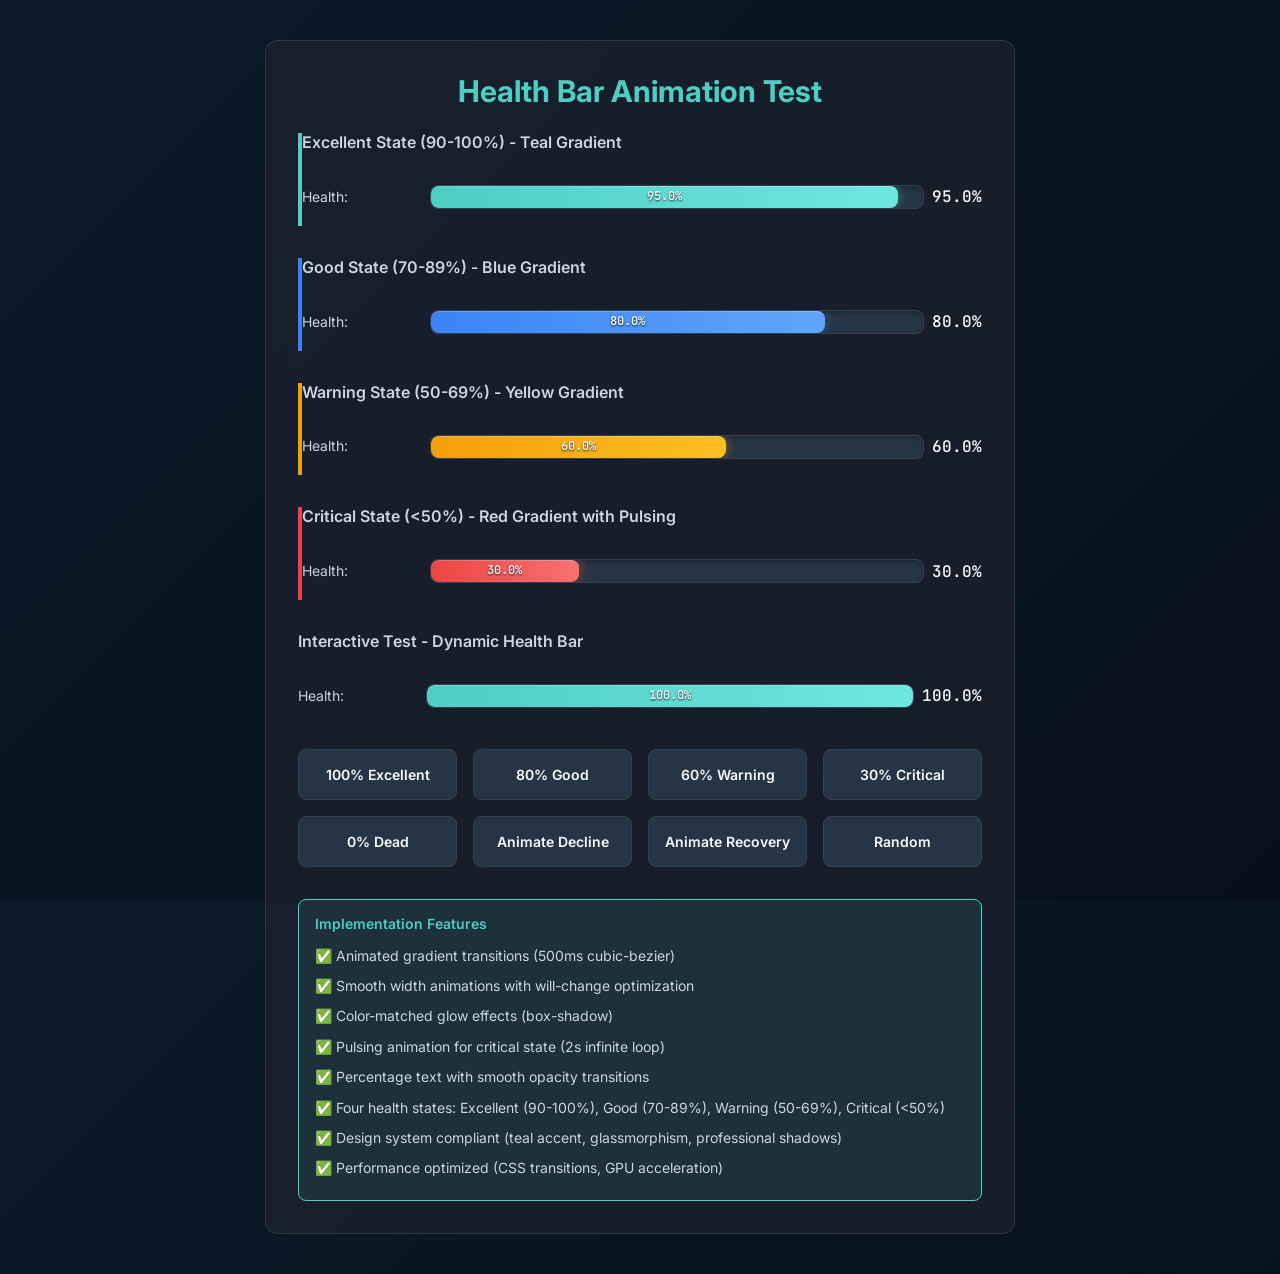
<file: client/test-health-bar.html>
<!DOCTYPE html>
<html lang="en">
<head>
    <meta charset="UTF-8">
    <meta name="viewport" content="width=device-width, initial-scale=1.0">
    <title>Health Bar Test - Sprint 2 Task 2.2</title>
    <link rel="preconnect" href="https://fonts.googleapis.com">
    <link rel="preconnect" href="https://fonts.gstatic.com" crossorigin>
    <link href="https://fonts.googleapis.com/css2?family=Inter:wght@400;500;600;700;800&family=JetBrains+Mono:wght@400;500;600&display=swap" rel="stylesheet">
    <link rel="stylesheet" href="styles.css">
    <style>
        body {
            padding: 40px;
            min-height: 100vh;
        }
        .test-container {
            max-width: 800px;
            margin: 0 auto;
            background: var(--glass-bg);
            backdrop-filter: blur(var(--glass-backdrop-blur));
            border: 1px solid var(--glass-border);
            border-radius: var(--radius-lg);
            padding: var(--spacing-xl);
        }
        h1 {
            color: var(--accent-primary);
            margin-bottom: var(--spacing-lg);
            text-align: center;
        }
        .test-section {
            margin-bottom: var(--spacing-xl);
        }
        .test-section h2 {
            color: var(--text-secondary);
            font-size: 1rem;
            margin-bottom: var(--spacing-md);
        }
        .status-item {
            display: flex;
            align-items: center;
            gap: var(--spacing-sm);
            padding: var(--spacing-md) 0;
        }
        .status-item .label {
            color: var(--text-secondary);
            min-width: 120px;
            font-size: 0.875rem;
        }
        .controls {
            display: grid;
            grid-template-columns: repeat(4, 1fr);
            gap: var(--spacing-md);
            margin-top: var(--spacing-lg);
        }
        .btn-test {
            background: var(--bg-tertiary);
            color: var(--text-primary);
            border: 1px solid var(--border-color);
            border-radius: var(--radius-md);
            padding: var(--spacing-md);
            cursor: pointer;
            transition: all var(--transition-normal);
            font-family: 'Inter', sans-serif;
            font-size: 0.875rem;
            font-weight: 600;
        }
        .btn-test:hover {
            background: var(--bg-elevated);
            border-color: var(--accent-primary);
            transform: translateY(-2px);
        }
        .state-excellent { border-left: 4px solid #4ecdc4; }
        .state-good { border-left: 4px solid #3b82f6; }
        .state-warning { border-left: 4px solid #f59e0b; }
        .state-critical { border-left: 4px solid #ef4444; }
        .info-panel {
            background: rgba(78, 205, 196, 0.1);
            border: 1px solid var(--accent-primary);
            border-radius: var(--radius-md);
            padding: var(--spacing-md);
            margin-top: var(--spacing-lg);
        }
        .info-panel h3 {
            color: var(--accent-primary);
            font-size: 0.875rem;
            margin-bottom: var(--spacing-sm);
        }
        .info-panel ul {
            list-style: none;
            padding: 0;
            margin: 0;
        }
        .info-panel li {
            padding: var(--spacing-xs) 0;
            color: var(--text-secondary);
            font-size: 0.875rem;
        }
    </style>
</head>
<body>
    <div class="test-container">
        <h1>Health Bar Animation Test</h1>

        <div class="test-section state-excellent">
            <h2>Excellent State (90-100%) - Teal Gradient</h2>
            <div class="status-item">
                <span class="label">Health:</span>
                <div class="health-bar-container">
                    <div id="healthBar1" class="health-bar-fill excellent" style="width: 95%;">
                        <span class="health-bar-text">95.0%</span>
                    </div>
                </div>
                <span class="value">95.0%</span>
            </div>
        </div>

        <div class="test-section state-good">
            <h2>Good State (70-89%) - Blue Gradient</h2>
            <div class="status-item">
                <span class="label">Health:</span>
                <div class="health-bar-container">
                    <div id="healthBar2" class="health-bar-fill good" style="width: 80%;">
                        <span class="health-bar-text">80.0%</span>
                    </div>
                </div>
                <span class="value">80.0%</span>
            </div>
        </div>

        <div class="test-section state-warning">
            <h2>Warning State (50-69%) - Yellow Gradient</h2>
            <div class="status-item">
                <span class="label">Health:</span>
                <div class="health-bar-container">
                    <div id="healthBar3" class="health-bar-fill warning" style="width: 60%;">
                        <span class="health-bar-text">60.0%</span>
                    </div>
                </div>
                <span class="value">60.0%</span>
            </div>
        </div>

        <div class="test-section state-critical">
            <h2>Critical State (<50%) - Red Gradient with Pulsing</h2>
            <div class="status-item">
                <span class="label">Health:</span>
                <div class="health-bar-container">
                    <div id="healthBar4" class="health-bar-fill critical" style="width: 30%;">
                        <span class="health-bar-text">30.0%</span>
                    </div>
                </div>
                <span class="value">30.0%</span>
            </div>
        </div>

        <div class="test-section">
            <h2>Interactive Test - Dynamic Health Bar</h2>
            <div class="status-item">
                <span class="label">Health:</span>
                <div class="health-bar-container">
                    <div id="healthBarDynamic" class="health-bar-fill excellent" style="width: 100%;">
                        <span class="health-bar-text" id="healthTextDynamic">100.0%</span>
                    </div>
                </div>
                <span id="healthValueDynamic" class="value">100.0%</span>
            </div>

            <div class="controls">
                <button class="btn-test" onclick="setHealth(100)">100% Excellent</button>
                <button class="btn-test" onclick="setHealth(80)">80% Good</button>
                <button class="btn-test" onclick="setHealth(60)">60% Warning</button>
                <button class="btn-test" onclick="setHealth(30)">30% Critical</button>
                <button class="btn-test" onclick="setHealth(0)">0% Dead</button>
                <button class="btn-test" onclick="animateDecline()">Animate Decline</button>
                <button class="btn-test" onclick="animateRecover()">Animate Recovery</button>
                <button class="btn-test" onclick="randomHealth()">Random</button>
            </div>
        </div>

        <div class="info-panel">
            <h3>Implementation Features</h3>
            <ul>
                <li>✅ Animated gradient transitions (500ms cubic-bezier)</li>
                <li>✅ Smooth width animations with will-change optimization</li>
                <li>✅ Color-matched glow effects (box-shadow)</li>
                <li>✅ Pulsing animation for critical state (2s infinite loop)</li>
                <li>✅ Percentage text with smooth opacity transitions</li>
                <li>✅ Four health states: Excellent (90-100%), Good (70-89%), Warning (50-69%), Critical (<50%)</li>
                <li>✅ Design system compliant (teal accent, glassmorphism, professional shadows)</li>
                <li>✅ Performance optimized (CSS transitions, GPU acceleration)</li>
            </ul>
        </div>
    </div>

    <script>
        function updateHealthBar(percentage) {
            const clampedPercentage = Math.max(0, Math.min(100, percentage));
            const healthBar = document.getElementById('healthBarDynamic');
            const healthText = document.getElementById('healthTextDynamic');
            const healthValue = document.getElementById('healthValueDynamic');

            // Update width with smooth transition
            healthBar.style.width = `${clampedPercentage}%`;

            // Update text elements
            const percentageText = `${clampedPercentage.toFixed(1)}%`;
            healthText.textContent = percentageText;
            healthValue.textContent = percentageText;

            // Remove all health state classes
            healthBar.classList.remove('excellent', 'good', 'warning', 'critical');

            // Add appropriate class based on percentage
            if (clampedPercentage >= 90) {
                healthBar.classList.add('excellent');
            } else if (clampedPercentage >= 70) {
                healthBar.classList.add('good');
            } else if (clampedPercentage >= 50) {
                healthBar.classList.add('warning');
            } else {
                healthBar.classList.add('critical');
            }
        }

        function setHealth(percentage) {
            updateHealthBar(percentage);
        }

        function animateDecline() {
            let health = 100;
            const interval = setInterval(() => {
                health -= 5;
                updateHealthBar(health);
                if (health <= 0) {
                    clearInterval(interval);
                }
            }, 300);
        }

        function animateRecover() {
            let health = 0;
            const interval = setInterval(() => {
                health += 5;
                updateHealthBar(health);
                if (health >= 100) {
                    clearInterval(interval);
                }
            }, 300);
        }

        function randomHealth() {
            const randomValue = Math.floor(Math.random() * 101);
            updateHealthBar(randomValue);
        }

        // Initialize
        updateHealthBar(100);
    </script>
</body>
</html>
</file>
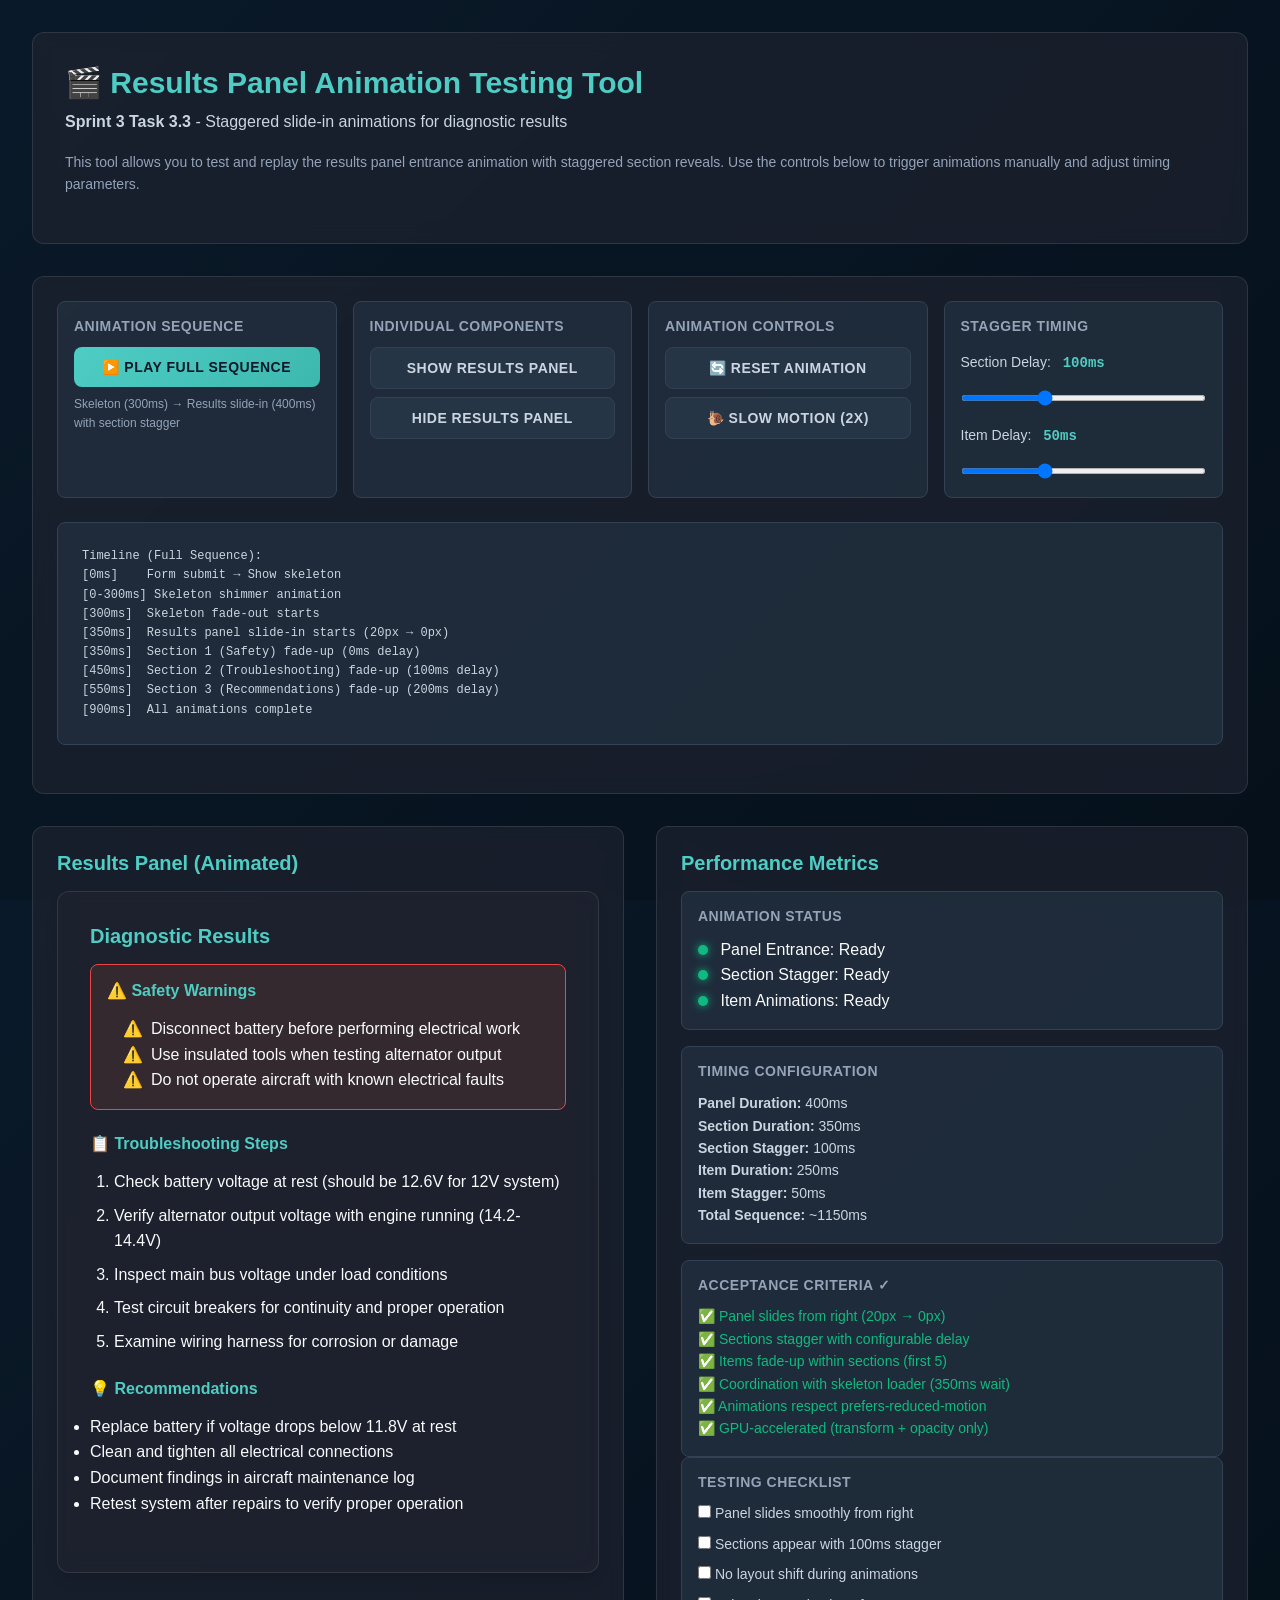
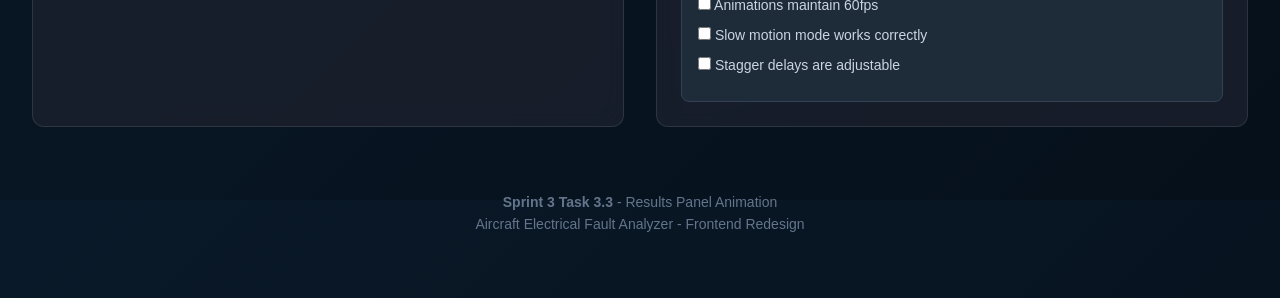
<file: client/test-results-animation.html>
<!DOCTYPE html>
<html lang="en">
<head>
    <meta charset="UTF-8">
    <meta name="viewport" content="width=device-width, initial-scale=1.0">
    <title>Results Panel Animation Testing Tool - Sprint 3 Task 3.3</title>

    <!-- Import main styles -->
    <link rel="stylesheet" href="styles.css">

    <style>
        /* Testing Tool Specific Styles */
        body {
            padding: 2rem;
            background: linear-gradient(135deg, #0a1929 0%, #05101a 100%);
        }

        .test-container {
            max-width: 1400px;
            margin: 0 auto;
        }

        .test-header {
            background: rgba(30, 35, 48, 0.7);
            backdrop-filter: blur(10px);
            border: 1px solid rgba(255, 255, 255, 0.1);
            border-radius: 12px;
            padding: 2rem;
            margin-bottom: 2rem;
        }

        .test-header h1 {
            color: #4ecdc4;
            margin-bottom: 0.5rem;
        }

        .test-header p {
            color: #cbd5e1;
            margin-bottom: 1rem;
        }

        .controls-panel {
            background: rgba(30, 35, 48, 0.7);
            backdrop-filter: blur(10px);
            border: 1px solid rgba(255, 255, 255, 0.1);
            border-radius: 12px;
            padding: 1.5rem;
            margin-bottom: 2rem;
        }

        .controls-grid {
            display: grid;
            grid-template-columns: repeat(auto-fit, minmax(250px, 1fr));
            gap: 1rem;
            margin-bottom: 1.5rem;
        }

        .control-group {
            background: rgba(38, 53, 69, 0.6);
            padding: 1rem;
            border-radius: 8px;
            border: 1px solid #334155;
        }

        .control-group h3 {
            font-size: 0.875rem;
            color: #94a3b8;
            margin-bottom: 0.75rem;
            text-transform: uppercase;
            letter-spacing: 0.5px;
        }

        .control-btn {
            width: 100%;
            padding: 0.75rem 1rem;
            background: linear-gradient(135deg, #4ecdc4, #3db8af);
            color: #0a1929;
            border: none;
            border-radius: 8px;
            font-size: 0.875rem;
            font-weight: 600;
            cursor: pointer;
            transition: all 200ms;
            text-transform: uppercase;
            letter-spacing: 0.5px;
        }

        .control-btn:hover {
            transform: translateY(-2px);
            box-shadow: 0 8px 24px rgba(78, 205, 196, 0.4);
        }

        .control-btn:active {
            transform: translateY(0);
        }

        .control-btn.secondary {
            background: #263545;
            color: #cbd5e1;
            border: 1px solid #334155;
        }

        .control-btn.secondary:hover {
            background: #2a3142;
            border-color: #4ecdc4;
        }

        .slider-control {
            margin-top: 1rem;
        }

        .slider-control label {
            display: block;
            color: #cbd5e1;
            font-size: 0.875rem;
            margin-bottom: 0.5rem;
        }

        .slider-control input[type="range"] {
            width: 100%;
            height: 6px;
            background: #334155;
            border-radius: 3px;
            outline: none;
        }

        .slider-control input[type="range"]::-webkit-slider-thumb {
            appearance: none;
            width: 18px;
            height: 18px;
            background: #4ecdc4;
            border-radius: 50%;
            cursor: pointer;
        }

        .slider-value {
            display: inline-block;
            margin-left: 0.5rem;
            color: #4ecdc4;
            font-weight: 600;
            font-family: 'JetBrains Mono', monospace;
        }

        .demo-grid {
            display: grid;
            grid-template-columns: repeat(2, 1fr);
            gap: 2rem;
            margin-bottom: 2rem;
        }

        .demo-section {
            background: rgba(30, 35, 48, 0.7);
            backdrop-filter: blur(10px);
            border: 1px solid rgba(255, 255, 255, 0.1);
            border-radius: 12px;
            padding: 1.5rem;
        }

        .demo-section h2 {
            color: #4ecdc4;
            font-size: 1.25rem;
            margin-bottom: 1rem;
        }

        .timing-diagram {
            background: rgba(38, 53, 69, 0.6);
            padding: 1.5rem;
            border-radius: 8px;
            border: 1px solid #334155;
            margin-bottom: 1.5rem;
            font-family: 'JetBrains Mono', monospace;
            font-size: 0.75rem;
            color: #cbd5e1;
            white-space: pre;
            overflow-x: auto;
        }

        .status-indicator {
            display: inline-block;
            width: 10px;
            height: 10px;
            border-radius: 50%;
            margin-right: 0.5rem;
        }

        .status-indicator.active {
            background: #10b981;
            box-shadow: 0 0 8px #10b981;
        }

        .status-indicator.inactive {
            background: #64748b;
        }

        .results-panel-demo {
            min-height: 400px;
        }

        /* Mobile Responsive */
        @media (max-width: 1024px) {
            .demo-grid {
                grid-template-columns: 1fr;
            }

            .controls-grid {
                grid-template-columns: 1fr;
            }
        }
    </style>
</head>
<body>
    <div class="test-container">
        <!-- Header -->
        <div class="test-header">
            <h1>🎬 Results Panel Animation Testing Tool</h1>
            <p><strong>Sprint 3 Task 3.3</strong> - Staggered slide-in animations for diagnostic results</p>
            <p style="font-size: 0.875rem; color: #94a3b8;">
                This tool allows you to test and replay the results panel entrance animation with staggered section reveals.
                Use the controls below to trigger animations manually and adjust timing parameters.
            </p>
        </div>

        <!-- Controls Panel -->
        <div class="controls-panel">
            <div class="controls-grid">
                <div class="control-group">
                    <h3>Animation Sequence</h3>
                    <button class="control-btn" onclick="playFullSequence()">
                        ▶️ Play Full Sequence
                    </button>
                    <p style="font-size: 0.75rem; color: #94a3b8; margin-top: 0.5rem;">
                        Skeleton (300ms) → Results slide-in (400ms) with section stagger
                    </p>
                </div>

                <div class="control-group">
                    <h3>Individual Components</h3>
                    <button class="control-btn secondary" onclick="showResultsPanel()">
                        Show Results Panel
                    </button>
                    <button class="control-btn secondary" onclick="hideResultsPanel()" style="margin-top: 0.5rem;">
                        Hide Results Panel
                    </button>
                </div>

                <div class="control-group">
                    <h3>Animation Controls</h3>
                    <button class="control-btn secondary" onclick="resetAnimation()">
                        🔄 Reset Animation
                    </button>
                    <button class="control-btn secondary" onclick="toggleSlowMotion()" style="margin-top: 0.5rem;">
                        <span id="slowMotionLabel">🐌 Slow Motion (2x)</span>
                    </button>
                </div>

                <div class="control-group">
                    <h3>Stagger Timing</h3>
                    <div class="slider-control">
                        <label>
                            Section Delay: <span class="slider-value" id="sectionDelayValue">100ms</span>
                        </label>
                        <input type="range" id="sectionDelay" min="0" max="300" value="100" step="50"
                               oninput="updateSectionDelay(this.value)">
                    </div>
                    <div class="slider-control">
                        <label>
                            Item Delay: <span class="slider-value" id="itemDelayValue">50ms</span>
                        </label>
                        <input type="range" id="itemDelay" min="0" max="150" value="50" step="25"
                               oninput="updateItemDelay(this.value)">
                    </div>
                </div>
            </div>

            <div class="timing-diagram" id="timingDiagram">
Timeline (Full Sequence):
[0ms]    Form submit → Show skeleton
[0-300ms] Skeleton shimmer animation
[300ms]  Skeleton fade-out starts
[350ms]  Results panel slide-in starts (20px → 0px)
[350ms]  Section 1 (Safety) fade-up (0ms delay)
[450ms]  Section 2 (Troubleshooting) fade-up (100ms delay)
[550ms]  Section 3 (Recommendations) fade-up (200ms delay)
[750ms]  All animations complete
            </div>
        </div>

        <!-- Demo Grid -->
        <div class="demo-grid">
            <!-- Results Panel Demo -->
            <div class="demo-section">
                <h2>Results Panel (Animated)</h2>
                <div class="results-panel results-panel-demo" aria-label="Diagnostic Results" aria-live="polite">
                    <h2>Diagnostic Results</h2>
                    <div id="resultsContent" class="results-content">
                        <!-- Safety Warnings -->
                        <div id="safetyWarnings" class="safety-warnings" style="display: block;">
                            <h3>⚠️ Safety Warnings</h3>
                            <ul id="warningsList">
                                <li>Disconnect battery before performing electrical work</li>
                                <li>Use insulated tools when testing alternator output</li>
                                <li>Do not operate aircraft with known electrical faults</li>
                            </ul>
                        </div>

                        <!-- Troubleshooting Steps -->
                        <div id="troubleshootingSteps" class="troubleshooting-steps" style="display: block;">
                            <h3>📋 Troubleshooting Steps</h3>
                            <ol id="stepsList">
                                <li>Check battery voltage at rest (should be 12.6V for 12V system)</li>
                                <li>Verify alternator output voltage with engine running (14.2-14.4V)</li>
                                <li>Inspect main bus voltage under load conditions</li>
                                <li>Test circuit breakers for continuity and proper operation</li>
                                <li>Examine wiring harness for corrosion or damage</li>
                            </ol>
                        </div>

                        <!-- Recommendations -->
                        <div id="recommendations" class="recommendations" style="display: block;">
                            <h3>💡 Recommendations</h3>
                            <ul id="recommendationsList">
                                <li>Replace battery if voltage drops below 11.8V at rest</li>
                                <li>Clean and tighten all electrical connections</li>
                                <li>Document findings in aircraft maintenance log</li>
                                <li>Retest system after repairs to verify proper operation</li>
                            </ul>
                        </div>

                        <!-- No Results -->
                        <div id="noResults" class="no-results" style="display: none;">
                            <p>Submit a diagnostic request to see results.</p>
                        </div>
                    </div>
                </div>
            </div>

            <!-- Performance Metrics -->
            <div class="demo-section">
                <h2>Performance Metrics</h2>
                <div class="control-group" style="margin-bottom: 1rem;">
                    <h3>Animation Status</h3>
                    <p>
                        <span class="status-indicator" id="panelStatus"></span>
                        Panel Entrance: <span id="panelStatusText">Ready</span>
                    </p>
                    <p>
                        <span class="status-indicator" id="sectionStatus"></span>
                        Section Stagger: <span id="sectionStatusText">Ready</span>
                    </p>
                    <p>
                        <span class="status-indicator" id="itemStatus"></span>
                        Item Animations: <span id="itemStatusText">Ready</span>
                    </p>
                </div>

                <div class="control-group" style="margin-bottom: 1rem;">
                    <h3>Timing Configuration</h3>
                    <p style="font-size: 0.875rem; color: #cbd5e1;">
                        <strong>Panel Duration:</strong> 400ms<br>
                        <strong>Section Duration:</strong> 350ms<br>
                        <strong>Section Stagger:</strong> <span id="currentSectionDelay">100ms</span><br>
                        <strong>Item Duration:</strong> 250ms<br>
                        <strong>Item Stagger:</strong> <span id="currentItemDelay">50ms</span><br>
                        <strong>Total Sequence:</strong> <span id="totalDuration">~750ms</span>
                    </p>
                </div>

                <div class="control-group">
                    <h3>Acceptance Criteria ✓</h3>
                    <p style="font-size: 0.875rem; color: #10b981;">
                        ✅ Panel slides from right (20px → 0px)<br>
                        ✅ Sections stagger with configurable delay<br>
                        ✅ Items fade-up within sections (first 5)<br>
                        ✅ Coordination with skeleton loader (350ms wait)<br>
                        ✅ Animations respect prefers-reduced-motion<br>
                        ✅ GPU-accelerated (transform + opacity only)
                    </p>
                </div>

                <div class="control-group">
                    <h3>Testing Checklist</h3>
                    <div style="font-size: 0.875rem; color: #cbd5e1;">
                        <label style="display: block; margin-bottom: 0.5rem;">
                            <input type="checkbox"> Panel slides smoothly from right
                        </label>
                        <label style="display: block; margin-bottom: 0.5rem;">
                            <input type="checkbox"> Sections appear with 100ms stagger
                        </label>
                        <label style="display: block; margin-bottom: 0.5rem;">
                            <input type="checkbox"> No layout shift during animations
                        </label>
                        <label style="display: block; margin-bottom: 0.5rem;">
                            <input type="checkbox"> Animations maintain 60fps
                        </label>
                        <label style="display: block; margin-bottom: 0.5rem;">
                            <input type="checkbox"> Slow motion mode works correctly
                        </label>
                        <label style="display: block; margin-bottom: 0.5rem;">
                            <input type="checkbox"> Stagger delays are adjustable
                        </label>
                    </div>
                </div>
            </div>
        </div>

        <!-- Footer -->
        <div style="text-align: center; color: #64748b; font-size: 0.875rem; padding: 2rem;">
            <p><strong>Sprint 3 Task 3.3</strong> - Results Panel Animation</p>
            <p>Aircraft Electrical Fault Analyzer - Frontend Redesign</p>
        </div>
    </div>

    <script>
        // Animation state
        let slowMotionEnabled = false;
        let sectionDelayMs = 100;
        let itemDelayMs = 50;

        // Get DOM elements
        const resultsPanel = document.querySelector('.results-panel-demo');
        const safetyWarnings = document.getElementById('safetyWarnings');
        const troubleshootingSteps = document.getElementById('troubleshootingSteps');
        const recommendations = document.getElementById('recommendations');
        const panelStatus = document.getElementById('panelStatus');
        const panelStatusText = document.getElementById('panelStatusText');
        const sectionStatus = document.getElementById('sectionStatus');
        const sectionStatusText = document.getElementById('sectionStatusText');
        const itemStatus = document.getElementById('itemStatus');
        const itemStatusText = document.getElementById('itemStatusText');

        /**
         * Play full animation sequence (skeleton → results)
         */
        function playFullSequence() {
            resetAnimation();

            // Update status
            updateStatus('panel', 'active', 'Waiting for skeleton fade-out...');

            // Simulate skeleton fade-out (300ms) + buffer (50ms)
            setTimeout(() => {
                showResultsPanel();
            }, 350);
        }

        /**
         * Show results panel with staggered animations
         */
        function showResultsPanel() {
            resetAnimation();

            const speedMultiplier = slowMotionEnabled ? 2 : 1;

            // Panel entrance
            updateStatus('panel', 'active', 'Sliding in from right');
            resultsPanel.classList.add('results-panel-enter');

            // Section stagger
            const sections = [
                { element: safetyWarnings, name: 'Safety Warnings', stagger: 1 },
                { element: troubleshootingSteps, name: 'Troubleshooting', stagger: 2 },
                { element: recommendations, name: 'Recommendations', stagger: 3 }
            ];

            updateStatus('section', 'active', 'Staggering sections');

            sections.forEach(({ element, name, stagger }) => {
                element.classList.add('fade-in-up', `stagger-${stagger}`);
            });

            // Item animations
            updateStatus('item', 'active', 'Animating items');
            const allLists = [
                document.querySelector('#warningsList'),
                document.querySelector('#stepsList'),
                document.querySelector('#recommendationsList')
            ];

            allLists.forEach(list => {
                const items = list.querySelectorAll('li');
                items.forEach((item, index) => {
                    if (index < 5) {
                        item.classList.add('fade-in-item', `item-stagger-${index + 1}`);
                    }
                });
            });

            // Apply slow motion if enabled
            if (slowMotionEnabled) {
                applySlowMotion();
            }

            // Update status when complete
            const totalDuration = (350 + sectionDelayMs * 2 + itemDelayMs * 5) * speedMultiplier;
            setTimeout(() => {
                updateStatus('panel', 'inactive', 'Complete');
                updateStatus('section', 'inactive', 'Complete');
                updateStatus('item', 'inactive', 'Complete');
            }, totalDuration);
        }

        /**
         * Hide results panel
         */
        function hideResultsPanel() {
            resetAnimation();
            updateStatus('panel', 'inactive', 'Hidden');
            updateStatus('section', 'inactive', 'Hidden');
            updateStatus('item', 'inactive', 'Hidden');
        }

        /**
         * Reset all animations
         */
        function resetAnimation() {
            // Remove panel classes
            resultsPanel.classList.remove('results-panel-enter');

            // Remove section classes
            [safetyWarnings, troubleshootingSteps, recommendations].forEach(section => {
                section.classList.remove('fade-in-up', 'stagger-1', 'stagger-2', 'stagger-3');
            });

            // Remove item classes
            const allItems = document.querySelectorAll('.results-content li');
            allItems.forEach(item => {
                item.classList.remove('fade-in-item', 'item-stagger-1', 'item-stagger-2', 'item-stagger-3', 'item-stagger-4', 'item-stagger-5');
            });

            // Remove slow motion
            if (slowMotionEnabled) {
                removeSlowMotion();
            }

            // Update status
            updateStatus('panel', 'inactive', 'Ready');
            updateStatus('section', 'inactive', 'Ready');
            updateStatus('item', 'inactive', 'Ready');
        }

        /**
         * Toggle slow motion mode (2x slower)
         */
        function toggleSlowMotion() {
            slowMotionEnabled = !slowMotionEnabled;
            const label = document.getElementById('slowMotionLabel');

            if (slowMotionEnabled) {
                label.textContent = '🚀 Normal Speed';
                applySlowMotion();
            } else {
                label.textContent = '🐌 Slow Motion (2x)';
                removeSlowMotion();
            }
        }

        /**
         * Apply 2x slow motion to all animations
         */
        function applySlowMotion() {
            const style = document.createElement('style');
            style.id = 'slowMotionStyles';
            style.textContent = `
                .results-panel-enter {
                    animation-duration: 800ms !important;
                }
                .fade-in-up {
                    animation-duration: 700ms !important;
                }
                .fade-in-item {
                    animation-duration: 500ms !important;
                }
                .stagger-1 { animation-delay: 0ms !important; }
                .stagger-2 { animation-delay: ${sectionDelayMs * 2}ms !important; }
                .stagger-3 { animation-delay: ${sectionDelayMs * 4}ms !important; }
                .item-stagger-1 { animation-delay: ${itemDelayMs * 2}ms !important; }
                .item-stagger-2 { animation-delay: ${itemDelayMs * 4}ms !important; }
                .item-stagger-3 { animation-delay: ${itemDelayMs * 6}ms !important; }
                .item-stagger-4 { animation-delay: ${itemDelayMs * 8}ms !important; }
                .item-stagger-5 { animation-delay: ${itemDelayMs * 10}ms !important; }
            `;
            document.head.appendChild(style);
        }

        /**
         * Remove slow motion styles
         */
        function removeSlowMotion() {
            const slowMotionStyles = document.getElementById('slowMotionStyles');
            if (slowMotionStyles) {
                slowMotionStyles.remove();
            }
        }

        /**
         * Update section delay dynamically
         */
        function updateSectionDelay(value) {
            sectionDelayMs = parseInt(value);
            document.getElementById('sectionDelayValue').textContent = `${sectionDelayMs}ms`;
            document.getElementById('currentSectionDelay').textContent = `${sectionDelayMs}ms`;
            updateTotalDuration();
            updateTimingDiagram();

            // Update stagger classes
            const style = document.createElement('style');
            style.id = 'dynamicSectionStagger';
            const existingStyle = document.getElementById('dynamicSectionStagger');
            if (existingStyle) existingStyle.remove();

            style.textContent = `
                .stagger-2 { animation-delay: ${sectionDelayMs}ms !important; }
                .stagger-3 { animation-delay: ${sectionDelayMs * 2}ms !important; }
                .stagger-4 { animation-delay: ${sectionDelayMs * 3}ms !important; }
            `;
            document.head.appendChild(style);
        }

        /**
         * Update item delay dynamically
         */
        function updateItemDelay(value) {
            itemDelayMs = parseInt(value);
            document.getElementById('itemDelayValue').textContent = `${itemDelayMs}ms`;
            document.getElementById('currentItemDelay').textContent = `${itemDelayMs}ms`;
            updateTotalDuration();

            // Update item stagger classes
            const style = document.createElement('style');
            style.id = 'dynamicItemStagger';
            const existingStyle = document.getElementById('dynamicItemStagger');
            if (existingStyle) existingStyle.remove();

            style.textContent = `
                .item-stagger-1 { animation-delay: ${itemDelayMs}ms !important; }
                .item-stagger-2 { animation-delay: ${itemDelayMs * 2}ms !important; }
                .item-stagger-3 { animation-delay: ${itemDelayMs * 3}ms !important; }
                .item-stagger-4 { animation-delay: ${itemDelayMs * 4}ms !important; }
                .item-stagger-5 { animation-delay: ${itemDelayMs * 5}ms !important; }
            `;
            document.head.appendChild(style);
        }

        /**
         * Update total sequence duration calculation
         */
        function updateTotalDuration() {
            const total = 350 + 350 + (sectionDelayMs * 2) + (itemDelayMs * 5);
            document.getElementById('totalDuration').textContent = `~${total}ms`;
        }

        /**
         * Update timing diagram with current settings
         */
        function updateTimingDiagram() {
            const section2Start = 350 + sectionDelayMs;
            const section3Start = 350 + (sectionDelayMs * 2);
            const completionTime = section3Start + 350;

            document.getElementById('timingDiagram').textContent = `Timeline (Full Sequence):
[0ms]    Form submit → Show skeleton
[0-300ms] Skeleton shimmer animation
[300ms]  Skeleton fade-out starts
[350ms]  Results panel slide-in starts (20px → 0px)
[350ms]  Section 1 (Safety) fade-up (0ms delay)
[${section2Start}ms]  Section 2 (Troubleshooting) fade-up (${sectionDelayMs}ms delay)
[${section3Start}ms]  Section 3 (Recommendations) fade-up (${sectionDelayMs * 2}ms delay)
[${completionTime}ms]  All animations complete`;
        }

        /**
         * Update status indicators
         */
        function updateStatus(type, state, text) {
            const statusIndicator = type === 'panel' ? panelStatus :
                                   type === 'section' ? sectionStatus : itemStatus;
            const statusText = type === 'panel' ? panelStatusText :
                              type === 'section' ? sectionStatusText : itemStatusText;

            statusIndicator.className = `status-indicator ${state}`;
            statusText.textContent = text;
        }

        // Initialize
        updateTotalDuration();
        updateTimingDiagram();
    </script>
</body>
</html>
</file>
<file: client/styles.css>
/* Aircraft Electrical Fault Analyzer - Main Stylesheet */

/* ===== CSS Variables - Professional Aviation Design System ===== */
:root {
    /* Background Colors - Sophisticated Dark Theme */
    --bg-primary: #0a1929;          /* Very dark blue-gray - main background */
    --bg-secondary: #1a2332;        /* Panel background */
    --bg-tertiary: #263545;         /* Lighter panel sections */
    --bg-elevated: #2a3142;         /* Hover states, raised elements */

    /* Accent Colors - Professional Teal Primary */
    --accent-primary: #4ecdc4;      /* Professional teal - PRIMARY COLOR */
    --accent-primary-hover: #6ee7df; /* Lighter teal for hover */
    --accent-success: #10b981;      /* Success green */
    --accent-warning: #f59e0b;      /* Warning amber */
    --accent-danger: #ef4444;       /* Danger red */
    --accent-info: #42a5f5;         /* Info blue */

    /* Text Colors - High Contrast */
    --text-primary: #f8fafc;        /* Primary text - light blue-white */
    --text-secondary: #cbd5e1;      /* Secondary text - blue-gray */
    --text-muted: #94a3b8;          /* Muted text - subdued */
    --text-disabled: #64748b;       /* Disabled state */

    /* Border Colors */
    --border-color: #334155;        /* Default border */
    --border-hover: #475569;        /* Hover border */
    --shadow-color: rgba(0, 0, 0, 0.4);

    /* Glassmorphism */
    --glass-bg: rgba(30, 35, 48, 0.7);
    --glass-border: rgba(255, 255, 255, 0.1);
    --glass-backdrop-blur: 10px;

    /* Spacing (4px base grid) */
    --spacing-xs: 0.25rem;      /* 4px */
    --spacing-sm: 0.5rem;       /* 8px */
    --spacing-2: 0.5rem;        /* 8px - alias for compatibility */
    --spacing-3: 0.75rem;       /* 12px */
    --spacing-4: 1rem;          /* 16px */
    --spacing-md: 1rem;         /* 16px */
    --spacing-6: 1.5rem;        /* 24px */
    --spacing-lg: 1.5rem;       /* 24px */
    --spacing-xl: 2rem;         /* 32px */
    --spacing-2xl: 2.5rem;      /* 40px */
    --spacing-3xl: 3rem;        /* 48px */

    /* Typography */
    --font-family-sans: 'Inter', -apple-system, BlinkMacSystemFont, 'Segoe UI', sans-serif;
    --font-family-mono: 'JetBrains Mono', 'Roboto Mono', 'Courier New', monospace;
    --font-size-xs: 0.75rem;    /* 12px */
    --font-size-sm: 0.875rem;   /* 14px */
    --font-size-base: 1rem;     /* 16px */
    --font-size-lg: 1.125rem;   /* 18px */
    --font-size-xl: 1.25rem;    /* 20px */

    /* Border Radius */
    --radius-sm: 6px;           /* Slightly larger for modern feel */
    --radius-md: 8px;
    --radius-lg: 12px;
    --radius-xl: 16px;
    --radius-full: 9999px;

    /* Shadows (Elevation System) */
    --shadow-sm: 0 1px 2px 0 rgba(0, 0, 0, 0.05);
    --shadow-md: 0 4px 6px -1px rgba(0, 0, 0, 0.1), 0 2px 4px -1px rgba(0, 0, 0, 0.06);
    --shadow-lg: 0 10px 15px -3px rgba(0, 0, 0, 0.1), 0 4px 6px -2px rgba(0, 0, 0, 0.05);
    --shadow-xl: 0 20px 25px -5px rgba(0, 0, 0, 0.1), 0 10px 10px -5px rgba(0, 0, 0, 0.04);
    --shadow-glow: 0 0 15px rgba(78, 205, 196, 0.3);

    /* Transitions (Smoother, Professional) */
    --transition-fast: 150ms cubic-bezier(0.4, 0, 0.2, 1);
    --transition-normal: 250ms cubic-bezier(0.4, 0, 0.2, 1);
    --transition-slow: 350ms cubic-bezier(0.4, 0, 0.2, 1);
}

/* ===== Reset & Base Styles ===== */
* {
    margin: 0;
    padding: 0;
    box-sizing: border-box;
}

html {
    font-size: 16px;
    height: 100%;
}

body {
    font-family: 'Inter', -apple-system, BlinkMacSystemFont, 'Segoe UI', 'Helvetica Neue', Arial, sans-serif;
    background: linear-gradient(135deg, var(--bg-primary) 0%, #05101a 100%);
    color: var(--text-primary);
    line-height: 1.6;
    min-height: 100vh;
    display: flex;
    flex-direction: column;
    overflow-x: hidden;
}

/* ===== Typography - Professional Aviation ===== */
h1, h2, h3, h4, h5, h6 {
    font-family: 'Inter', -apple-system, BlinkMacSystemFont, 'Segoe UI', sans-serif;
    font-weight: 600;  /* Medium weight, not heavy */
    line-height: 1.2;
    margin-bottom: var(--spacing-md);
}

h1 { font-size: 1.875rem; font-weight: 700; }  /* 30px */
h2 { font-size: 1.5rem; font-weight: 600; }    /* 24px */
h3 { font-size: 1.25rem; font-weight: 600; }   /* 20px */
h4 { font-size: 1.125rem; font-weight: 500; }  /* 18px */
h5 { font-size: 1rem; font-weight: 500; }      /* 16px */

.value {
    font-family: 'JetBrains Mono', 'Roboto Mono', 'Courier New', monospace;
    font-weight: 500;  /* Medium weight for better readability */
}

/* ===== Header ===== */
.main-header {
    background: var(--bg-secondary);
    border-bottom: 2px solid var(--border-color);
    padding: var(--spacing-md) var(--spacing-lg);
    box-shadow: 0 2px 10px var(--shadow-color);
}

.header-content {
    display: flex;
    justify-content: space-between;
    align-items: center;
    max-width: 1600px;
    margin: 0 auto;
}

.title-section h1 {
    font-size: 1.75rem;
    background: linear-gradient(135deg, var(--text-primary), var(--accent-primary));
    -webkit-background-clip: text;
    -webkit-text-fill-color: transparent;
    background-clip: text;
    margin-bottom: var(--spacing-xs);
}

.subtitle {
    font-size: 0.875rem;
    color: var(--text-secondary);
    font-weight: 500;
}

.status-bar {
    display: flex;
    gap: var(--spacing-xl);
    align-items: center;
}

.connection-status {
    display: flex;
    align-items: center;
    gap: var(--spacing-sm);
}

.status-indicator {
    width: 12px;
    height: 12px;
    border-radius: var(--radius-full);
    background: var(--accent-success);
    box-shadow: 0 0 8px var(--accent-success);
    animation: pulse 2s infinite;
}

.status-indicator.offline {
    background: var(--accent-danger);
    box-shadow: 0 0 8px var(--accent-danger);
}

@keyframes pulse {
    0%, 100% { opacity: 1; }
    50% { opacity: 0.6; }
}

.timestamp {
    font-family: 'Roboto Mono', monospace;
    font-size: 1.125rem;
    color: var(--accent-primary);
    font-weight: 600;
}

/* ===== Dashboard Container ===== */
.dashboard-container {
    flex: 1;
    display: grid;
    grid-template-columns: 1fr 1fr;
    gap: var(--spacing-lg);
    padding: var(--spacing-lg);
    max-width: 1600px;
    margin: 0 auto;
    width: 100%;
}

/* ===== System Status Panel ===== */
.system-status-panel {
    display: flex;
    flex-direction: column;
    gap: var(--spacing-lg);
}

.status-card {
    background: var(--glass-bg);
    backdrop-filter: blur(var(--glass-backdrop-blur));
    -webkit-backdrop-filter: blur(var(--glass-backdrop-blur)); /* Safari support */
    border: 1px solid var(--glass-border);
    border-radius: var(--radius-lg);
    padding: var(--spacing-xl); /* Increased padding (24px -> 32px) */
    box-shadow: var(--shadow-lg);
    transition: all var(--transition-normal);
}

/* Enhanced hover state with stronger teal glow - Sprint 3 Task 3.1 */
@media (hover: hover) {
    .status-card:hover {
        transform: translateY(-2px);
        box-shadow: var(--shadow-xl), 0 0 20px rgba(78, 205, 196, 0.4);
        border-color: rgba(78, 205, 196, 0.5);
        transition: all 250ms cubic-bezier(0.4, 0, 0.2, 1);
    }
}

.status-card h3 {
    color: var(--accent-primary);
    margin-bottom: var(--spacing-lg);
    font-size: 1.125rem;
    text-transform: uppercase;
    letter-spacing: 1px;
}

/* ===== Gauge Styling - Modern Glassmorphism ===== */
.gauge-container {
    position: relative;
    width: 220px;
    height: 220px;
    margin: 0 auto var(--spacing-lg);
    padding: var(--spacing-md);

    /* Glassmorphism effect */
    background: var(--glass-bg);
    backdrop-filter: blur(var(--glass-backdrop-blur));
    border: 1px solid var(--glass-border);
    border-radius: var(--radius-lg);

    /* Elevation and glow */
    box-shadow: var(--shadow-lg), var(--shadow-glow);

    /* Smooth transitions */
    transition: all var(--transition-normal);
}

/* Enhanced gauge hover with glassmorphism - Sprint 3 Task 3.1 */
@media (hover: hover) {
    .gauge-container:hover {
        transform: translateY(-2px) scale(1.02);
        box-shadow: var(--shadow-xl), 0 0 25px rgba(78, 205, 196, 0.5);
        border-color: rgba(78, 205, 196, 0.6);
        backdrop-filter: blur(15px);
        -webkit-backdrop-filter: blur(15px);
        transition: all 300ms cubic-bezier(0.4, 0, 0.2, 1);
    }
}

.gauge-container canvas {
    display: block;
    width: 100%;
    height: 100%;
    max-width: 200px;
    max-height: 200px;
    margin: 0 auto;
}

.gauge-value {
    position: absolute;
    top: 60%;
    left: 50%;
    transform: translate(-50%, -50%);
    text-align: center;
    pointer-events: none;
    z-index: 10;
}

.gauge-value .value {
    font-family: 'JetBrains Mono', monospace;
    font-size: 2.25rem;
    font-weight: 600;
    color: var(--text-primary);
    text-shadow: 0 2px 8px rgba(0, 0, 0, 0.5);
    line-height: 1;
}

.gauge-value .unit {
    font-family: 'JetBrains Mono', monospace;
    font-size: 1rem;
    font-weight: 500;
    color: var(--accent-primary);
    display: block;
    margin-top: var(--spacing-xs);
    letter-spacing: 0.05em;
}

/* ===== Status Details ===== */
.status-details {
    display: flex;
    flex-direction: column;
    gap: var(--spacing-sm);
}

.status-item {
    display: flex;
    align-items: center;
    gap: var(--spacing-sm);
    padding: var(--spacing-xs) 0;
}

.status-item .label {
    color: var(--text-secondary);
    min-width: 120px;
    font-size: 0.875rem;
}

.state-indicator {
    padding: var(--spacing-xs) var(--spacing-sm);
    border-radius: var(--radius-sm);
    font-size: 0.875rem;
    font-weight: 600;
    text-transform: uppercase;
}

.state-indicator.normal {
    background: var(--accent-success);
    color: var(--bg-primary);
}

.state-indicator.warning {
    background: var(--accent-warning);
    color: var(--bg-primary);
}

.state-indicator.critical {
    background: var(--accent-danger);
    color: white;
}

/* ===== Health Bar - Enhanced with Animated Gradients ===== */
.health-bar-container {
    position: relative;
    flex: 1;
    height: 24px;
    background: var(--bg-tertiary);
    border-radius: var(--radius-md);
    overflow: hidden;
    border: 1px solid var(--border-color);
    box-shadow: inset 0 2px 4px rgba(0, 0, 0, 0.3);
}

.health-bar-fill {
    height: 100%;
    width: 0%;
    position: relative;
    transition: width 500ms cubic-bezier(0.4, 0, 0.2, 1),
                background 500ms cubic-bezier(0.4, 0, 0.2, 1),
                box-shadow 500ms cubic-bezier(0.4, 0, 0.2, 1);
    border-radius: var(--radius-md);
    will-change: width, background, box-shadow;
}

/* Health State: Excellent (90-100%) - Teal Gradient */
.health-bar-fill.excellent {
    background: linear-gradient(90deg, #4ecdc4 0%, #6ee7df 100%);
    box-shadow: 0 0 10px rgba(78, 205, 196, 0.4),
                0 0 20px rgba(78, 205, 196, 0.2),
                inset 0 1px 0 rgba(255, 255, 255, 0.2);
}

/* Health State: Good (70-89%) - Blue Gradient */
.health-bar-fill.good {
    background: linear-gradient(90deg, #3b82f6 0%, #60a5fa 100%);
    box-shadow: 0 0 10px rgba(59, 130, 246, 0.4),
                0 0 20px rgba(59, 130, 246, 0.2),
                inset 0 1px 0 rgba(255, 255, 255, 0.2);
}

/* Health State: Warning (50-69%) - Yellow Gradient */
.health-bar-fill.warning {
    background: linear-gradient(90deg, #f59e0b 0%, #fbbf24 100%);
    box-shadow: 0 0 10px rgba(245, 158, 11, 0.4),
                0 0 20px rgba(245, 158, 11, 0.2),
                inset 0 1px 0 rgba(255, 255, 255, 0.2);
}

/* Health State: Critical (<50%) - Red Gradient with Pulsing */
.health-bar-fill.critical {
    background: linear-gradient(90deg, #ef4444 0%, #f87171 100%);
    box-shadow: 0 0 10px rgba(239, 68, 68, 0.5),
                0 0 20px rgba(239, 68, 68, 0.3),
                inset 0 1px 0 rgba(255, 255, 255, 0.2);
    animation: pulse-critical 2s ease-in-out infinite;
}

/* Pulsing animation for critical state */
@keyframes pulse-critical {
    0%, 100% {
        opacity: 0.7;
    }
    50% {
        opacity: 1;
    }
}

/* Percentage text inside health bar */
.health-bar-text {
    position: absolute;
    top: 50%;
    left: 50%;
    transform: translate(-50%, -50%);
    font-family: 'JetBrains Mono', 'Roboto Mono', 'Courier New', monospace;
    font-size: 0.75rem;
    font-weight: 600;
    color: var(--text-primary);
    text-shadow: 0 1px 2px rgba(0, 0, 0, 0.8);
    z-index: 10;
    pointer-events: none;
    white-space: nowrap;
    transition: opacity 300ms ease-in-out;
}

/* ===== Bus Systems ===== */
.bus-container {
    display: grid;
    grid-template-columns: 1fr 1fr;
    gap: var(--spacing-md);
    margin-bottom: var(--spacing-md);
}

.bus-status {
    background: var(--bg-tertiary);
    padding: var(--spacing-md);
    border-radius: var(--radius-md);
    border: 1px solid var(--border-color);
}

.bus-status h4 {
    color: var(--accent-primary);
    font-size: 1rem;
    margin-bottom: var(--spacing-sm);
}

.bus-details {
    margin-bottom: var(--spacing-md);
}

/* ===== Circuit Breakers - Modern Glassmorphism Design ===== */
.circuit-breakers h5 {
    font-size: 0.875rem;
    color: var(--text-secondary);
    margin-bottom: var(--spacing-sm);
}

.breaker-grid {
    display: grid;
    grid-template-columns: repeat(auto-fit, minmax(140px, 1fr));
    gap: var(--spacing-3);
}

/* Breaker Button Base */
.breaker {
    position: relative;
    padding: var(--spacing-3) var(--spacing-4);
    background: var(--glass-bg);
    backdrop-filter: blur(10px);
    -webkit-backdrop-filter: blur(10px);
    border: 2px solid var(--border-color);
    border-radius: var(--radius-md);
    cursor: pointer;
    transition: all 0.3s cubic-bezier(0.4, 0, 0.2, 1);
    display: flex;
    flex-direction: column;
    align-items: center;
    gap: var(--spacing-2);
    font-family: var(--font-family-sans);
    text-align: center;
    overflow: hidden;
}

/* Closed State - Teal Professional */
.breaker.closed {
    border-color: var(--accent-primary);
    box-shadow: 0 0 10px rgba(78, 205, 196, 0.3),
                var(--shadow-md);
}

.breaker.closed::before {
    content: '✓';
    position: absolute;
    top: 6px;
    right: 6px;
    width: 20px;
    height: 20px;
    background: var(--accent-primary);
    color: var(--bg-primary);
    border-radius: var(--radius-full);
    display: flex;
    align-items: center;
    justify-content: center;
    font-size: 0.75rem;
    font-weight: 700;
    box-shadow: 0 0 8px rgba(78, 205, 196, 0.6);
    transition: all 0.3s ease;
}

.breaker.closed .breaker-status {
    color: var(--accent-primary);
}

.breaker.closed .breaker-indicator {
    background: var(--accent-primary);
    box-shadow: 0 0 8px rgba(78, 205, 196, 0.6);
}

/* Tripped State - Red Warning with Pulsing */
.breaker.tripped {
    border-color: var(--accent-danger);
    box-shadow: 0 0 10px rgba(239, 68, 68, 0.4),
                var(--shadow-md);
    animation: pulse-warning 2s ease-in-out infinite;
}

.breaker.tripped::before {
    content: '⚠';
    position: absolute;
    top: 6px;
    right: 6px;
    width: 20px;
    height: 20px;
    background: var(--accent-danger);
    color: white;
    border-radius: var(--radius-full);
    display: flex;
    align-items: center;
    justify-content: center;
    font-size: 0.875rem;
    font-weight: 700;
    animation: pulse-indicator 1.5s ease-in-out infinite;
}

.breaker.tripped .breaker-status {
    color: var(--accent-danger);
    font-weight: 700;
}

.breaker.tripped .breaker-indicator {
    background: var(--accent-danger);
    animation: pulse-indicator 1.5s ease-in-out infinite;
}

/* Enhanced hover effects - Sprint 3 Task 3.1 */
@media (hover: hover) {
    .breaker:hover {
        transform: translateY(-2px);
        box-shadow: 0 0 20px rgba(78, 205, 196, 0.5),
                    var(--shadow-lg);
        border-color: rgba(78, 205, 196, 0.6);
    }

    .breaker.tripped:hover {
        box-shadow: 0 0 20px rgba(239, 68, 68, 0.6),
                    var(--shadow-lg);
        border-color: rgba(239, 68, 68, 0.5);
    }
}

/* Breaker Label (Generated Name) */
.breaker-label {
    font-size: var(--font-size-sm);
    font-weight: 500;
    color: var(--text-secondary);
    text-align: center;
    line-height: 1.2;
}

/* Breaker Rating (Amperage) */
.breaker .rating {
    font-family: 'JetBrains Mono', 'Roboto Mono', 'Courier New', monospace;
    font-size: 1.125rem;
    font-weight: 600;
    color: var(--text-primary);
    letter-spacing: 0.05em;
}

/* Breaker Status Text (CLOSED/TRIPPED) */
.breaker-status {
    font-size: 0.75rem;
    font-weight: 600;
    text-transform: uppercase;
    letter-spacing: 0.5px;
    transition: color 0.3s ease;
    margin-top: var(--spacing-xs);
}

/* State Indicator Badge (Top-right dot) */
.breaker-indicator {
    position: absolute;
    top: 8px;
    right: 8px;
    width: 10px;
    height: 10px;
    border-radius: var(--radius-full);
    transition: all 0.3s ease;
    z-index: 5;
}

/* Pulse Animations */
@keyframes pulse-warning {
    0%, 100% {
        box-shadow: 0 0 10px rgba(239, 68, 68, 0.3);
    }
    50% {
        box-shadow: 0 0 20px rgba(239, 68, 68, 0.5);
    }
}

@keyframes pulse-indicator {
    0%, 100% {
        opacity: 0.6;
        box-shadow: 0 0 8px rgba(239, 68, 68, 0.6);
    }
    50% {
        opacity: 1;
        box-shadow: 0 0 12px rgba(239, 68, 68, 0.9);
    }
}

/* ===== Total Load ===== */
.total-load {
    padding: var(--spacing-md);
    background: var(--bg-tertiary);
    border-radius: var(--radius-md);
    display: flex;
    justify-content: space-between;
    align-items: center;
    border: 2px solid var(--accent-primary);
}

.total-load .value {
    font-size: 1.25rem;
    color: var(--accent-primary);
}

/* ===== Right Panel ===== */
.right-panel {
    display: flex;
    flex-direction: column;
    gap: var(--spacing-lg);
}

/* ===== Diagnostic Panel ===== */
.diagnostic-panel {
    background: var(--glass-bg);
    backdrop-filter: blur(var(--glass-backdrop-blur));
    -webkit-backdrop-filter: blur(var(--glass-backdrop-blur));
    border: 1px solid var(--glass-border);
    border-radius: var(--radius-lg);
    padding: var(--spacing-xl);
    box-shadow: var(--shadow-lg);
    transition: all var(--transition-normal);
}

/* Enhanced diagnostic panel hover - Sprint 3 Task 3.1 */
@media (hover: hover) {
    .diagnostic-panel:hover {
        transform: translateY(-2px);
        box-shadow: var(--shadow-xl), 0 0 20px rgba(78, 205, 196, 0.3);
        border-color: rgba(78, 205, 196, 0.4);
    }
}

.diagnostic-form {
    display: flex;
    flex-direction: column;
    gap: var(--spacing-md);
}

.form-group {
    display: flex;
    flex-direction: column;
    gap: var(--spacing-xs);
}

.form-group label {
    color: var(--text-secondary);
    font-size: 0.875rem;
    font-weight: 500;
    text-transform: uppercase;
    letter-spacing: 0.5px;
}

.form-group input,
.form-group textarea,
.form-group select {
    background: rgba(38, 53, 69, 0.6); /* Semi-transparent for glassmorphism */
    backdrop-filter: blur(8px);
    -webkit-backdrop-filter: blur(8px);
    border: 1px solid var(--border-color);
    border-radius: var(--radius-md);
    padding: var(--spacing-3) var(--spacing-4); /* Increased padding: 12px 16px */
    color: var(--text-primary);
    font-family: inherit;
    font-size: 1rem;
    transition: all var(--transition-normal);
}

/* Enhanced input focus animations - Sprint 3 Task 3.1 */
.form-group input:focus,
.form-group textarea:focus,
.form-group select:focus {
    outline: none;
    border-color: var(--accent-primary);
    box-shadow: 0 0 0 3px rgba(78, 205, 196, 0.2), 0 0 20px rgba(78, 205, 196, 0.25);
    background: var(--bg-elevated);
    transform: translateY(-1px);
    transition: all 200ms ease-out;
}

@media (hover: hover) {
    .form-group input:hover,
    .form-group textarea:hover,
    .form-group select:hover {
        border-color: var(--border-hover);
        box-shadow: 0 0 8px rgba(78, 205, 196, 0.1);
        transition: all 200ms ease-out;
    }
}

.form-group textarea {
    resize: vertical;
    min-height: 80px;
}

.help-text {
    font-size: 0.75rem;
    color: var(--text-muted);
}

.form-row {
    display: grid;
    grid-template-columns: 1fr 1fr;
    gap: var(--spacing-md);
}

/* ===== Buttons - Professional Aviation ===== */
.btn {
    background: linear-gradient(135deg, var(--accent-primary), #3db8af);
    color: var(--bg-primary);
    border: none;
    border-radius: var(--radius-md);
    padding: var(--spacing-3) var(--spacing-6);
    font-size: 1rem;
    font-weight: 600;
    cursor: pointer;
    transition: all var(--transition-normal);
    text-transform: uppercase;
    letter-spacing: 0.5px; /* Reduced from 1px for better readability */
    display: inline-flex;
    align-items: center;
    justify-content: center;
    gap: var(--spacing-2);
    box-shadow: 0 4px 12px rgba(78, 205, 196, 0.25), 0 0 0 0 rgba(78, 205, 196, 0);
}

/* Enhanced button hover with brightness - Sprint 3 Task 3.1 */
@media (hover: hover) {
    .btn:hover {
        transform: translateY(-3px);
        box-shadow: 0 8px 24px rgba(78, 205, 196, 0.4), 0 0 20px rgba(78, 205, 196, 0.3);
        filter: brightness(1.1);
        transition: all 200ms cubic-bezier(0.4, 0, 0.2, 1);
    }
}

.btn:active {
    transform: translateY(0) scale(0.98);
    transition: all 100ms cubic-bezier(0.4, 0, 0.2, 1);
}

.btn:focus-visible {
    outline: none;
    box-shadow: 0 4px 12px rgba(78, 205, 196, 0.25), 0 0 0 3px rgba(78, 205, 196, 0.3);
}

.btn-diagnose {
    width: 100%;
    margin-top: var(--spacing-md);
}

.btn-icon {
    width: 1.25rem;
    height: 1.25rem;
    stroke-width: 2;
    display: inline-block;
    vertical-align: middle;
    margin-right: 0.5rem;
}

.btn-fault {
    background: var(--bg-tertiary);
    color: var(--text-primary);
    border: 1px solid var(--border-color);
    font-size: 0.875rem;
    padding: var(--spacing-2) var(--spacing-4);
    box-shadow: none;
    letter-spacing: 0.3px;
}

/* Enhanced fault button hover - Sprint 3 Task 3.1 */
@media (hover: hover) {
    .btn-fault:hover {
        background: var(--bg-elevated);
        border-color: var(--accent-primary);
        transform: translateY(-2px);
        box-shadow: 0 4px 12px rgba(78, 205, 196, 0.25), 0 0 15px rgba(78, 205, 196, 0.2);
        filter: brightness(1.08);
        transition: all 200ms cubic-bezier(0.4, 0, 0.2, 1);
    }
}

.btn-fault:active {
    transform: translateY(0) scale(0.98);
}

.btn-clear {
    background: linear-gradient(135deg, var(--accent-primary), #6ee7df);
    color: var(--bg-primary);
    box-shadow: 0 4px 15px rgba(78, 205, 196, 0.3);
}

/* Enhanced clear button hover - Sprint 3 Task 3.1 */
@media (hover: hover) {
    .btn-clear:hover {
        box-shadow: 0 8px 24px rgba(78, 205, 196, 0.45), 0 0 20px rgba(78, 205, 196, 0.3);
        transform: translateY(-3px);
        filter: brightness(1.1);
        transition: all 200ms cubic-bezier(0.4, 0, 0.2, 1);
    }
}

.btn-clear:active {
    transform: translateY(0) scale(0.98);
}

/* ===== Results Panel ===== */
.results-panel {
    background: var(--glass-bg);
    backdrop-filter: blur(var(--glass-backdrop-blur));
    -webkit-backdrop-filter: blur(var(--glass-backdrop-blur));
    border: 1px solid var(--glass-border);
    border-radius: var(--radius-lg);
    padding: var(--spacing-xl);
    box-shadow: var(--shadow-lg);
    flex: 1;
    min-height: 400px;
    transition: all var(--transition-normal);
}

/* Enhanced results panel hover - Sprint 3 Task 3.1 */
@media (hover: hover) {
    .results-panel:hover {
        transform: translateY(-2px);
        box-shadow: var(--shadow-xl), 0 0 20px rgba(78, 205, 196, 0.3);
        border-color: rgba(78, 205, 196, 0.4);
    }
}

.results-content > div {
    margin-bottom: var(--spacing-lg);
}

.results-content h3 {
    color: var(--accent-primary);
    font-size: 1rem;
    margin-bottom: var(--spacing-md);
    display: flex;
    align-items: center;
    gap: var(--spacing-sm);
}

.safety-warnings {
    background: rgba(255, 107, 53, 0.1);
    border: 1px solid var(--accent-danger);
    border-radius: var(--radius-md);
    padding: var(--spacing-md);
}

.safety-warnings ul {
    list-style: none;
    padding-left: var(--spacing-md);
}

.safety-warnings li::before {
    content: "⚠️";
    margin-right: var(--spacing-sm);
}

.troubleshooting-steps ol {
    padding-left: var(--spacing-lg);
}

.troubleshooting-steps li {
    margin-bottom: var(--spacing-sm);
    color: var(--text-primary);
}

.no-results {
    display: flex;
    align-items: center;
    justify-content: center;
    min-height: 200px;
    color: var(--text-muted);
    font-style: italic;
}

/* ===== Fault Controls Footer ===== */
.fault-controls {
    background: var(--bg-secondary);
    border-top: 2px solid var(--border-color);
    padding: var(--spacing-md) var(--spacing-lg);
    box-shadow: 0 -2px 10px var(--shadow-color);
}

.controls-container {
    max-width: 1600px;
    margin: 0 auto;
}

.controls-container h3 {
    font-size: 1rem;
    color: var(--text-secondary);
    margin-bottom: var(--spacing-md);
}

.fault-buttons {
    display: flex;
    gap: var(--spacing-md);
    margin-bottom: var(--spacing-md);
    flex-wrap: wrap;
}

.fault-status {
    display: flex;
    align-items: center;
    gap: var(--spacing-md);
    color: var(--text-secondary);
}

.fault-indicator {
    color: var(--accent-success);
    font-weight: 600;
    text-transform: uppercase;
}

.fault-indicator.active {
    color: var(--accent-warning);
}

/* ===== Loading Overlay ===== */
.loading-overlay {
    position: fixed;
    top: 0;
    left: 0;
    right: 0;
    bottom: 0;
    background: rgba(26, 31, 46, 0.9);
    display: flex;
    flex-direction: column;
    align-items: center;
    justify-content: center;
    z-index: 9999;
    backdrop-filter: blur(5px);
}

.spinner {
    width: 60px;
    height: 60px;
    border: 4px solid var(--border-color);
    border-top-color: var(--accent-primary);
    border-radius: var(--radius-full);
    animation: spin 1s linear infinite;
}

@keyframes spin {
    to { transform: rotate(360deg); }
}

.loading-overlay p {
    margin-top: var(--spacing-lg);
    color: var(--text-primary);
    font-size: 1.125rem;
}

/* ===== Notification Toast ===== */
.notification {
    position: fixed;
    top: 20px;
    right: 20px;
    min-width: 300px;
    max-width: 400px;
    padding: var(--spacing-md) var(--spacing-lg);
    border-radius: var(--radius-md);
    box-shadow: 0 4px 20px var(--shadow-color);
    transform: translateX(calc(100% + 40px));
    transition: transform var(--transition-normal);
    z-index: 10000;
}

.notification.show {
    transform: translateX(0);
}

.notification.success {
    background: var(--accent-success);
    color: white;
}

.notification.error {
    background: var(--accent-danger);
    color: white;
}

.notification.warning {
    background: var(--accent-warning);
    color: var(--bg-primary);
}

.notification.info {
    background: var(--accent-primary);
    color: white;
}

/* ===== Responsive Design ===== */
@media (max-width: 1024px) {
    .dashboard-container {
        grid-template-columns: 1fr;
    }

    .bus-container {
        grid-template-columns: 1fr;
    }

    .form-row {
        grid-template-columns: 1fr;
    }
}

@media (max-width: 768px) {
    html {
        font-size: 14px;
    }

    .header-content {
        flex-direction: column;
        gap: var(--spacing-md);
        text-align: center;
    }

    .status-bar {
        width: 100%;
        justify-content: space-between;
    }

    .dashboard-container {
        padding: var(--spacing-md);
    }

    .gauge-container {
        width: 180px;
        height: 180px;
        padding: var(--spacing-sm);
    }

    .gauge-value .value {
        font-size: 1.75rem;
    }

    .breaker-grid {
        grid-template-columns: repeat(2, 1fr);
        gap: var(--spacing-2);
    }

    .fault-buttons {
        flex-direction: column;
    }

    .btn-fault {
        width: 100%;
    }
}

/* ===== Print Styles ===== */
@media print {
    body {
        background: white;
        color: black;
    }

    .fault-controls,
    .loading-overlay,
    .notification {
        display: none !important;
    }
}

/* ===== Accessibility ===== */
.sr-only {
    position: absolute;
    width: 1px;
    height: 1px;
    padding: 0;
    margin: -1px;
    overflow: hidden;
    clip: rect(0, 0, 0, 0);
    white-space: nowrap;
    border-width: 0;
}

/* Focus styles for keyboard navigation */
*:focus-visible {
    outline: 2px solid var(--accent-primary);
    outline-offset: 2px;
}

/* High contrast mode support */
@media (prefers-contrast: high) {
    :root {
        --bg-primary: #000000;
        --text-primary: #ffffff;
        --border-color: #ffffff;
    }
}

/* ===== Weather Panel (Sprint 4) ===== */
.weather-panel {
    background: var(--glass-bg);
    backdrop-filter: blur(var(--glass-backdrop-blur));
    -webkit-backdrop-filter: blur(var(--glass-backdrop-blur));
    border: 1px solid var(--glass-border);
    border-radius: var(--radius-lg);
    padding: var(--spacing-xl);
    box-shadow: var(--shadow-lg);
    transition: all var(--transition-normal);
}

/* Enhanced weather panel hover - Sprint 3 Task 3.1 */
@media (hover: hover) {
    .weather-panel:hover {
        transform: translateY(-2px);
        box-shadow: var(--shadow-xl), 0 0 20px rgba(78, 205, 196, 0.3);
        border-color: rgba(78, 205, 196, 0.4);
    }
}

.weather-panel h2 {
    margin-bottom: var(--spacing-md);
}

.weather-source-info {
    display: flex;
    justify-content: space-between;
    align-items: center;
    margin-bottom: var(--spacing-md);
}

.weather-source {
    font-size: 0.75rem;
    color: var(--text-muted);
    font-style: italic;
}

.btn-refresh-weather {
    background: var(--bg-tertiary);
    border: 1px solid var(--border-color);
    border-radius: var(--radius-sm);
    padding: var(--spacing-xs) var(--spacing-sm);
    color: var(--text-primary);
    cursor: pointer;
    transition: all var(--transition-fast);
    font-size: 1.25rem;
}

/* Enhanced refresh button hover - Sprint 3 Task 3.1 */
@media (hover: hover) {
    .btn-refresh-weather:hover {
        background: var(--accent-primary);
        color: white;
        transform: rotate(180deg);
        box-shadow: 0 0 15px rgba(78, 205, 196, 0.4);
    }
}

.weather-grid {
    display: grid;
    grid-template-columns: repeat(2, 1fr);
    gap: var(--spacing-md);
    margin-bottom: var(--spacing-lg);
}

.weather-item {
    display: flex;
    align-items: center;
    gap: var(--spacing-sm);
    background: var(--bg-tertiary);
    padding: var(--spacing-md);
    border-radius: var(--radius-md);
    border: 1px solid var(--border-color);
    transition: all var(--transition-normal);
}

/* Enhanced weather item hover - Sprint 3 Task 3.1 */
@media (hover: hover) {
    .weather-item:hover {
        transform: translateY(-1px);
        border-color: rgba(78, 205, 196, 0.3);
        box-shadow: 0 2px 8px rgba(78, 205, 196, 0.15);
    }
}

.weather-icon {
    width: 2rem;
    height: 2rem;
    stroke-width: 1.5;
    color: var(--accent-primary);
    opacity: 0.9;
    flex-shrink: 0;
}

.weather-data {
    display: flex;
    flex-direction: column;
}

.weather-data label {
    font-size: 0.75rem;
    color: var(--text-secondary);
    text-transform: uppercase;
    letter-spacing: 0.5px;
}

.weather-value {
    font-family: 'Roboto Mono', monospace;
    font-size: 1.25rem;
    font-weight: 600;
    color: var(--text-primary);
}

.temperature-effects {
    background: rgba(78, 205, 196, 0.1);
    border: 1px solid var(--accent-success);
    border-radius: var(--radius-md);
    padding: var(--spacing-md);
}

.temperature-effects h3 {
    font-size: 0.875rem;
    color: var(--accent-success);
    margin-bottom: var(--spacing-md);
    text-transform: uppercase;
}

.effects-grid {
    display: grid;
    grid-template-columns: repeat(3, 1fr);
    gap: var(--spacing-sm);
}

.effect-item {
    display: flex;
    flex-direction: column;
    gap: var(--spacing-xs);
}

.effect-item label {
    font-size: 0.75rem;
    color: var(--text-secondary);
}

.effect-value {
    font-family: 'Roboto Mono', monospace;
    font-size: 1rem;
    font-weight: 600;
    color: var(--accent-success);
}

/* ===== Status Badges (Sprint 2.4 - Task 2.4) ===== */

/* Status Badge Base */
.status-badge {
    display: inline-flex;
    align-items: center;
    gap: var(--spacing-1, 0.25rem);
    padding: var(--spacing-1, 0.25rem) var(--spacing-3);
    border-radius: var(--radius-full);
    font-family: var(--font-family-sans);
    font-size: var(--font-size-xs);
    font-weight: 700;
    text-transform: uppercase;
    letter-spacing: 0.5px;
    white-space: nowrap;
    transition: all 0.3s ease;
}

/* Connection Status Indicator - Enhanced */
.connection-status {
    display: inline-flex;
    align-items: center;
    gap: var(--spacing-2);
    padding: var(--spacing-2) var(--spacing-4);
    border-radius: var(--radius-full);
    font-family: var(--font-family-sans);
    font-size: var(--font-size-xs);
    font-weight: 700;
    text-transform: uppercase;
    letter-spacing: 0.5px;
    white-space: nowrap;
    transition: all 0.3s ease;
}

.connection-status.connected {
    background: var(--accent-primary);
    color: white;
    animation: pulse-slow 3s ease-in-out infinite;
    box-shadow: 0 0 10px rgba(78, 205, 196, 0.4);
}

.connection-status.disconnected {
    background: var(--accent-danger);
    color: white;
    animation: pulse-fast 1.5s ease-in-out infinite;
    box-shadow: 0 0 15px rgba(239, 68, 68, 0.5);
}

.connection-status.connecting {
    background: var(--accent-warning);
    color: white;
    animation: pulse-medium 2s ease-in-out infinite;
}

/* State Badge Variants */
.badge-normal {
    background: linear-gradient(135deg, #4ecdc4, #6ee7df);
    color: white;
}

.badge-warning {
    background: linear-gradient(135deg, #f59e0b, #fbbf24);
    color: white;
    animation: pulse-medium 2s ease-in-out infinite;
}

.badge-critical {
    background: linear-gradient(135deg, #ef4444, #f87171);
    color: white;
    animation: pulse-fast 1.5s ease-in-out infinite;
}

.badge-charging {
    background: linear-gradient(135deg, #3b82f6, #60a5fa);
    color: white;
    animation: pulse-slow 3s ease-in-out infinite;
}

/* Badge Icon */
.badge-icon {
    width: 12px;
    height: 12px;
    display: inline-flex;
    align-items: center;
    justify-content: center;
}

/* Pulse Animations for Status Indicators */
@keyframes pulse-slow {
    0%, 100% {
        opacity: 0.9;
        box-shadow: 0 0 10px rgba(78, 205, 196, 0.4);
    }
    50% {
        opacity: 1;
        box-shadow: 0 0 15px rgba(78, 205, 196, 0.6);
    }
}

@keyframes pulse-medium {
    0%, 100% {
        opacity: 0.8;
        box-shadow: 0 0 10px rgba(245, 158, 11, 0.4);
    }
    50% {
        opacity: 1;
        box-shadow: 0 0 20px rgba(245, 158, 11, 0.6);
    }
}

@keyframes pulse-fast {
    0%, 100% {
        opacity: 0.7;
        transform: scale(1);
        box-shadow: 0 0 10px rgba(239, 68, 68, 0.4);
    }
    50% {
        opacity: 1;
        transform: scale(1.02);
        box-shadow: 0 0 25px rgba(239, 68, 68, 0.7);
    }
}

/* Spinner Animation (for connecting state) */
.spinner-icon {
    animation: spin-icon 1s linear infinite;
}

@keyframes spin-icon {
    from { transform: rotate(0deg); }
    to { transform: rotate(360deg); }
}

/* ===== Notification System (Sprint 3 Task 3.4) ===== */

/* Notification Container - Top-Right Fixed Position */
.notification-container {
    position: fixed;
    top: 20px;
    right: 20px;
    z-index: 10000;
    display: flex;
    flex-direction: column;
    gap: 12px; /* 12px gap for stacking */
    pointer-events: none;
    max-width: 360px;
}

/* Notification Toast Base - Glassmorphism Design */
.notification-toast {
    position: relative;
    display: flex;
    flex-direction: column;
    width: 360px;
    max-height: 120px;
    padding: 16px;
    border-radius: var(--radius-lg); /* 12px */
    pointer-events: all;
    overflow: hidden;

    /* Glassmorphism Effect */
    background: rgba(30, 35, 48, 0.85);
    backdrop-filter: blur(10px);
    -webkit-backdrop-filter: blur(10px);
    border: 2px solid var(--accent-primary);
    box-shadow: 0 4px 12px rgba(0, 0, 0, 0.15),
                0 0 0 1px rgba(255, 255, 255, 0.05);

    /* Entrance Animation */
    transform: translateX(calc(100% + 20px));
    opacity: 0;
    transition: all 300ms cubic-bezier(0.4, 0, 0.2, 1);
}

/* Notification Visible State */
.notification-toast.show {
    transform: translateX(0);
    opacity: 1;
}

/* Notification Exit Animation */
.notification-toast.hide {
    transform: translateX(calc(100% + 20px));
    opacity: 0;
    transition: all 250ms cubic-bezier(0.4, 0, 0.6, 1);
}

/* Notification Header - Icon, Title, Close Button */
.notification-header {
    display: flex;
    align-items: center;
    gap: 10px;
    margin-bottom: 8px;
}

/* Lucide Icon Container */
.notification-icon {
    flex-shrink: 0;
    width: 24px;
    height: 24px;
    display: flex;
    align-items: center;
    justify-content: center;
}

.notification-icon svg {
    width: 24px;
    height: 24px;
    stroke-width: 2;
}

/* Notification Title */
.notification-title {
    flex: 1;
    font-family: var(--font-family-sans);
    font-size: 16px;
    font-weight: 600;
    color: var(--text-primary);
    line-height: 1.5;
}

/* Close Button (X) */
.notification-close {
    background: none;
    border: none;
    color: var(--text-secondary);
    cursor: pointer;
    padding: 0;
    width: 20px;
    height: 20px;
    display: flex;
    align-items: center;
    justify-content: center;
    border-radius: var(--radius-sm);
    transition: all var(--transition-fast);
    flex-shrink: 0;
    font-size: 16px;
    line-height: 1;
}

.notification-close:hover {
    background: rgba(255, 255, 255, 0.1);
    color: var(--text-primary);
    filter: brightness(1.2);
}

/* Notification Message */
.notification-message {
    font-family: var(--font-family-sans);
    font-size: 14px;
    font-weight: 400;
    color: var(--text-secondary);
    line-height: 1.5;
    margin-bottom: 10px;
}

/* Progress Bar Container */
.notification-progress-bar {
    position: absolute;
    bottom: 0;
    left: 0;
    width: 100%;
    height: 4px;
    background: rgba(51, 65, 85, 0.3);
    overflow: hidden;
}

/* Progress Bar Fill */
.notification-progress-fill {
    height: 100%;
    width: 100%;
    transform-origin: left center;
    transition: transform linear;
}

/* Notification Type Variants - Teal, Red, Yellow, Blue */

/* Success (Teal) */
.notification-toast.notification-success {
    border-color: #4ecdc4;
    background: rgba(78, 205, 196, 0.1);
    backdrop-filter: blur(10px);
    -webkit-backdrop-filter: blur(10px);
}

.notification-success .notification-icon {
    color: #4ecdc4;
}

.notification-success .notification-progress-fill {
    background: #4ecdc4;
}

/* Error (Red) */
.notification-toast.notification-error {
    border-color: #ef476f;
    background: rgba(239, 71, 111, 0.1);
    backdrop-filter: blur(10px);
    -webkit-backdrop-filter: blur(10px);
}

.notification-error .notification-icon {
    color: #ef476f;
}

.notification-error .notification-progress-fill {
    background: #ef476f;
}

/* Warning (Yellow) */
.notification-toast.notification-warning {
    border-color: #ff9f1c;
    background: rgba(255, 159, 28, 0.1);
    backdrop-filter: blur(10px);
    -webkit-backdrop-filter: blur(10px);
}

.notification-warning .notification-icon {
    color: #ff9f1c;
}

.notification-warning .notification-progress-fill {
    background: #ff9f1c;
}

/* Info (Blue) */
.notification-toast.notification-info {
    border-color: #06d6a0;
    background: rgba(6, 214, 160, 0.1);
    backdrop-filter: blur(10px);
    -webkit-backdrop-filter: blur(10px);
}

.notification-info .notification-icon {
    color: #06d6a0;
}

.notification-info .notification-progress-fill {
    background: #06d6a0;
}

/* Pause Progress on Hover (Optional Enhancement) */
.notification-toast:hover .notification-progress-fill {
    animation-play-state: paused !important;
}

/* Accessibility - Respect prefers-reduced-motion */
@media (prefers-reduced-motion: reduce) {
    .notification-toast {
        animation: none;
        transition: none;
    }

    .notification-toast.show {
        transform: translateX(0);
        opacity: 1;
    }

    .notification-toast.hide {
        opacity: 0;
    }
}

/* Responsive - Mobile Adjustments */
@media (max-width: 480px) {
    .notification-container {
        top: 10px;
        right: 10px;
        left: 10px;
        max-width: none;
    }

    .notification-toast {
        width: 100%;
    }
}

/* ===== Loading Spinner (Sprint 4) ===== */
.loading-spinner {
    display: flex;
    flex-direction: column;
    align-items: center;
    justify-content: center;
    padding: var(--spacing-lg);
    gap: var(--spacing-md);
}

.spinner-animation {
    width: 40px;
    height: 40px;
    border: 4px solid var(--border-color);
    border-top-color: var(--accent-primary);
    border-radius: var(--radius-full);
    animation: spin 1s linear infinite;
}

.spinner-message {
    color: var(--text-secondary);
    font-size: 0.875rem;
}

/* Loading state for elements */
.loading {
    position: relative;
    opacity: 0.6;
    pointer-events: none;
}

/* ===== Weather Panel Responsive ===== */
@media (max-width: 768px) {
    .weather-grid {
        grid-template-columns: 1fr;
    }

    .effects-grid {
        grid-template-columns: 1fr;
    }

    .notification-container {
        left: var(--spacing-md);
        right: var(--spacing-md);
    }

    .notification-container .notification {
        min-width: auto;
        max-width: 100%;
    }
}

/* ===== Sprint 3 Task 3.2: Loading States & Skeleton Loaders ===== */

/* Skeleton Base Class - Shimmer Animation */
.skeleton {
    background: linear-gradient(
        90deg,
        rgba(78, 205, 196, 0.05) 0%,
        rgba(78, 205, 196, 0.15) 50%,
        rgba(78, 205, 196, 0.05) 100%
    );
    background-size: 200% 100%;
    animation: shimmer 1.5s ease-in-out infinite;
    border-radius: var(--radius-md);
    position: relative;
    overflow: hidden;
}

/* Shimmer Keyframe Animation */
@keyframes shimmer {
    0% {
        background-position: -200% 0;
    }
    100% {
        background-position: 200% 0;
    }
}

/* Skeleton Gauge - Circular Shape for Gauges */
.skeleton-gauge {
    width: 180px;
    height: 180px;
    border-radius: 50%;
    margin: 0 auto var(--spacing-lg);
    background: linear-gradient(
        90deg,
        rgba(78, 205, 196, 0.05) 0%,
        rgba(78, 205, 196, 0.15) 50%,
        rgba(78, 205, 196, 0.05) 100%
    );
    background-size: 200% 100%;
    animation: shimmer 1.5s ease-in-out infinite;
}

/* Skeleton Text Lines - Various Widths */
.skeleton-text {
    height: 16px;
    background: linear-gradient(
        90deg,
        rgba(78, 205, 196, 0.05) 0%,
        rgba(78, 205, 196, 0.15) 50%,
        rgba(78, 205, 196, 0.05) 100%
    );
    background-size: 200% 100%;
    animation: shimmer 1.5s ease-in-out infinite;
    border-radius: var(--radius-sm);
    margin-bottom: var(--spacing-sm);
}

.skeleton-text.large {
    height: 24px;
}

.skeleton-text.medium {
    height: 20px;
}

.skeleton-text.small {
    height: 16px;
}

.skeleton-text.width-100 {
    width: 100%;
}

.skeleton-text.width-90 {
    width: 90%;
}

.skeleton-text.width-80 {
    width: 80%;
}

.skeleton-text.width-70 {
    width: 70%;
}

.skeleton-text.width-60 {
    width: 60%;
}

/* Pulse Animation for Small Elements */
@keyframes pulse-skeleton {
    0%, 100% {
        opacity: 0.6;
    }
    50% {
        opacity: 1;
    }
}

.skeleton-pulse {
    animation: pulse-skeleton 2s ease-in-out infinite;
}

/* Modern Teal Spinner - Sprint 3 Task 3.2 */
.spinner-modern {
    width: 40px;
    height: 40px;
    border: 3px solid var(--border-color);
    border-top-color: var(--accent-primary);
    border-radius: var(--radius-full);
    animation: spin-modern 1s linear infinite;
}

@keyframes spin-modern {
    to {
        transform: rotate(360deg);
    }
}

/* Spinner Overlay - Full-Screen Centered */
.spinner-overlay {
    position: fixed;
    top: 0;
    left: 0;
    right: 0;
    bottom: 0;
    background: rgba(10, 25, 41, 0.85);
    backdrop-filter: blur(4px);
    -webkit-backdrop-filter: blur(4px);
    display: flex;
    flex-direction: column;
    align-items: center;
    justify-content: center;
    gap: var(--spacing-lg);
    z-index: 9999;
}

.spinner-overlay .spinner-modern {
    width: 50px;
    height: 50px;
    border-width: 4px;
}

.spinner-overlay .spinner-message {
    color: var(--text-primary);
    font-size: 1rem;
    font-weight: 500;
}

/* Inline Spinner Container */
.spinner-container {
    display: flex;
    flex-direction: column;
    align-items: center;
    justify-content: center;
    padding: var(--spacing-xl);
    gap: var(--spacing-md);
}

/* Skeleton Results Panel - Diagnostic Loading State */
.skeleton-results {
    display: flex;
    flex-direction: column;
    gap: var(--spacing-lg);
}

.skeleton-results-section {
    display: flex;
    flex-direction: column;
    gap: var(--spacing-sm);
}

.skeleton-results-section .skeleton-text:first-child {
    width: 40%;
    height: 20px;
    margin-bottom: var(--spacing-md);
}

/* Weather Item Skeleton */
.skeleton-weather-item {
    display: flex;
    align-items: center;
    gap: var(--spacing-sm);
    background: var(--bg-tertiary);
    padding: var(--spacing-md);
    border-radius: var(--radius-md);
    border: 1px solid var(--border-color);
}

.skeleton-weather-icon {
    width: 40px;
    height: 40px;
    border-radius: 50%;
    background: linear-gradient(
        90deg,
        rgba(78, 205, 196, 0.05) 0%,
        rgba(78, 205, 196, 0.15) 50%,
        rgba(78, 205, 196, 0.05) 100%
    );
    background-size: 200% 100%;
    animation: shimmer 1.5s ease-in-out infinite;
    flex-shrink: 0;
}

.skeleton-weather-data {
    flex: 1;
    display: flex;
    flex-direction: column;
    gap: var(--spacing-xs);
}

/* Fade Transition for Skeleton → Content */
.fade-in {
    animation: fadeIn 300ms ease-out;
}

@keyframes fadeIn {
    from {
        opacity: 0;
        transform: translateY(8px);
    }
    to {
        opacity: 1;
        transform: translateY(0);
    }
}

.fade-out {
    animation: fadeOut 300ms ease-out;
}

@keyframes fadeOut {
    from {
        opacity: 1;
        transform: translateY(0);
    }
    to {
        opacity: 0;
        transform: translateY(8px);
    }
}

/* Disable Hover on Skeleton Elements */
.skeleton:hover,
.skeleton-gauge:hover,
.skeleton-text:hover,
.skeleton-weather-item:hover {
    transform: none;
    box-shadow: none;
    border-color: var(--border-color);
}

/* Loading State Accessibility */
.loading-state {
    position: relative;
}

.loading-state[aria-busy="true"] {
    pointer-events: none;
}

/* Screen Reader Only Text for Loading States */
.sr-only-loading {
    position: absolute;
    width: 1px;
    height: 1px;
    padding: 0;
    margin: -1px;
    overflow: hidden;
    clip: rect(0, 0, 0, 0);
    white-space: nowrap;
    border-width: 0;
}

/* ===== Sprint 3 Task 3.3: Results Panel Animation ===== */

/* Panel Entrance Animation - Slide in from right with fade */
@keyframes slideInRight {
    from {
        opacity: 0;
        transform: translateX(20px);
    }
    to {
        opacity: 1;
        transform: translateX(0);
    }
}

/* Section Stagger Animation - Slide up with fade */
@keyframes fadeInUp {
    from {
        opacity: 0;
        transform: translateY(15px);
    }
    to {
        opacity: 1;
        transform: translateY(0);
    }
}

/* Results Panel Slide-In Class */
.results-panel-enter {
    animation: slideInRight 400ms cubic-bezier(0.4, 0, 0.2, 1) forwards;
}

/* Section Stagger Classes */
.fade-in-up {
    opacity: 0;
    transform: translateY(15px);
    animation: fadeInUp 350ms cubic-bezier(0.4, 0, 0.2, 1) forwards;
}

/* Stagger Delay Classes */
.stagger-1 {
    animation-delay: 0ms;
}

.stagger-2 {
    animation-delay: 100ms;
}

.stagger-3 {
    animation-delay: 200ms;
}

.stagger-4 {
    animation-delay: 300ms;
}

/* Individual Item Animation (Optional Enhancement) */
.fade-in-item {
    opacity: 0;
    transform: translateY(8px);
    animation: fadeInUp 250ms cubic-bezier(0.4, 0, 0.2, 1) forwards;
}

/* Item Stagger Delays (50ms increments) */
.item-stagger-1 { animation-delay: 50ms; }
.item-stagger-2 { animation-delay: 100ms; }
.item-stagger-3 { animation-delay: 150ms; }
.item-stagger-4 { animation-delay: 200ms; }
.item-stagger-5 { animation-delay: 250ms; }

/* Accessibility - Respect prefers-reduced-motion */
@media (prefers-reduced-motion: reduce) {
    .results-panel-enter,
    .fade-in-up,
    .fade-in-item {
        animation: none;
        opacity: 1;
        transform: none;
    }
}
</file>
